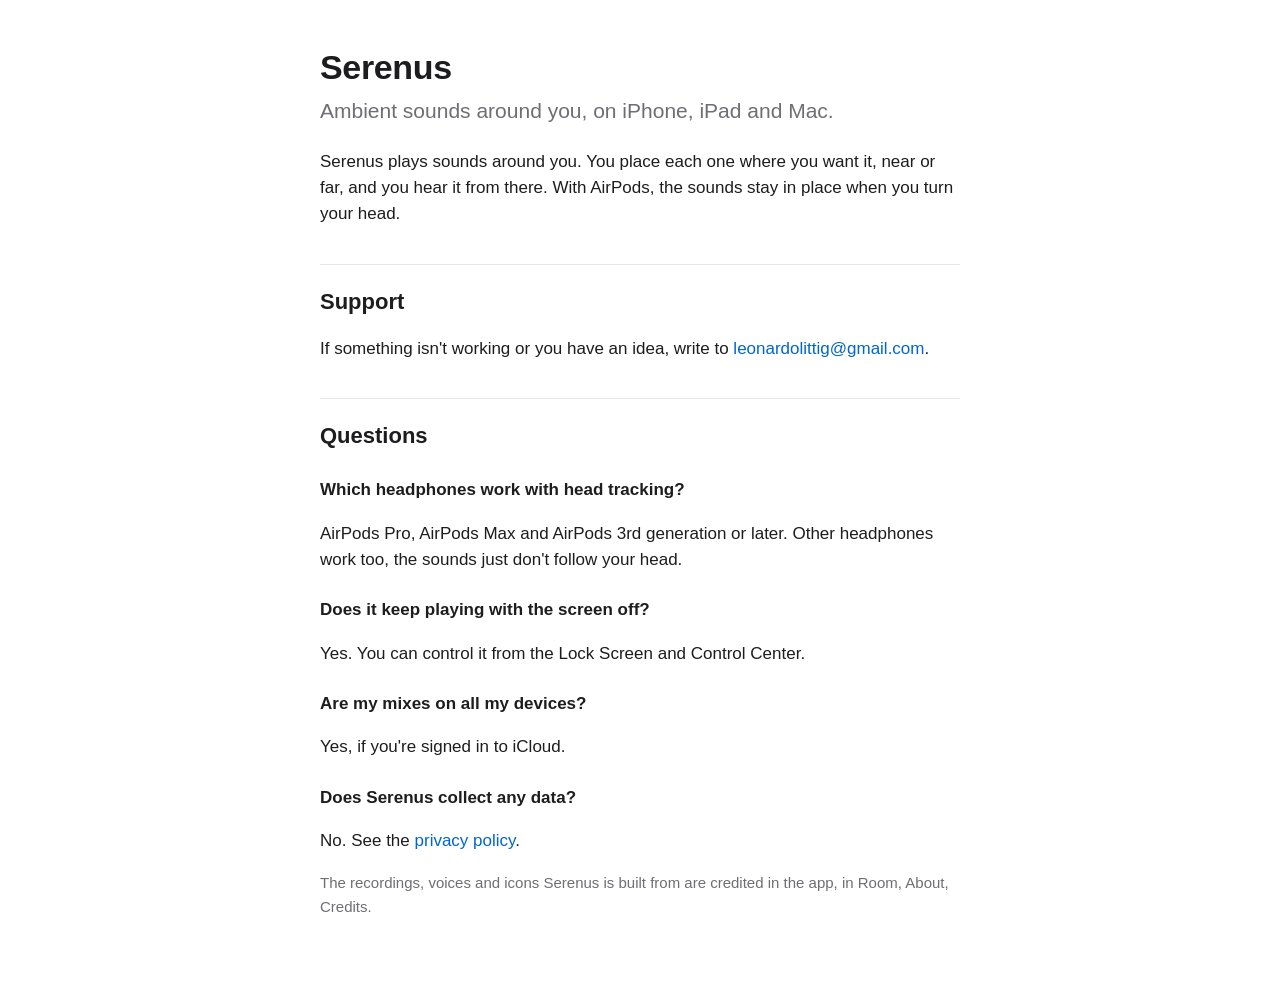
<file: index.html>
<!doctype html>
<html lang="en">
<head>
<meta charset="utf-8">
<meta name="viewport" content="width=device-width, initial-scale=1">
<title>Serenus Support</title>
<link rel="stylesheet" href="style.css">
</head>
<body>
<main>
<h1>Serenus</h1>
<p class="lead">Ambient sounds around you, on iPhone, iPad and Mac.</p>

<p>Serenus plays sounds around you. You place each one where you want it, near or far, and you hear it
from there. With AirPods, the sounds stay in place when you turn your head.</p>

<h2>Support</h2>
<p>If something isn't working or you have an idea, write to
<a href="mailto:leonardolittig@gmail.com">leonardolittig@gmail.com</a>.</p>

<h2>Questions</h2>

<h3>Which headphones work with head tracking?</h3>
<p>AirPods Pro, AirPods Max and AirPods 3rd generation or later. Other headphones work too, the sounds
just don't follow your head.</p>

<h3>Does it keep playing with the screen off?</h3>
<p>Yes. You can control it from the Lock Screen and Control Center.</p>

<h3>Are my mixes on all my devices?</h3>
<p>Yes, if you're signed in to iCloud.</p>

<h3>Does Serenus collect any data?</h3>
<p>No. See the <a href="privacy.html">privacy policy</a>.</p>

<p class="small">The recordings, voices and icons Serenus is built from are credited in the app, in
Room, About, Credits.</p>
</main>
</body>
</html>
</file>
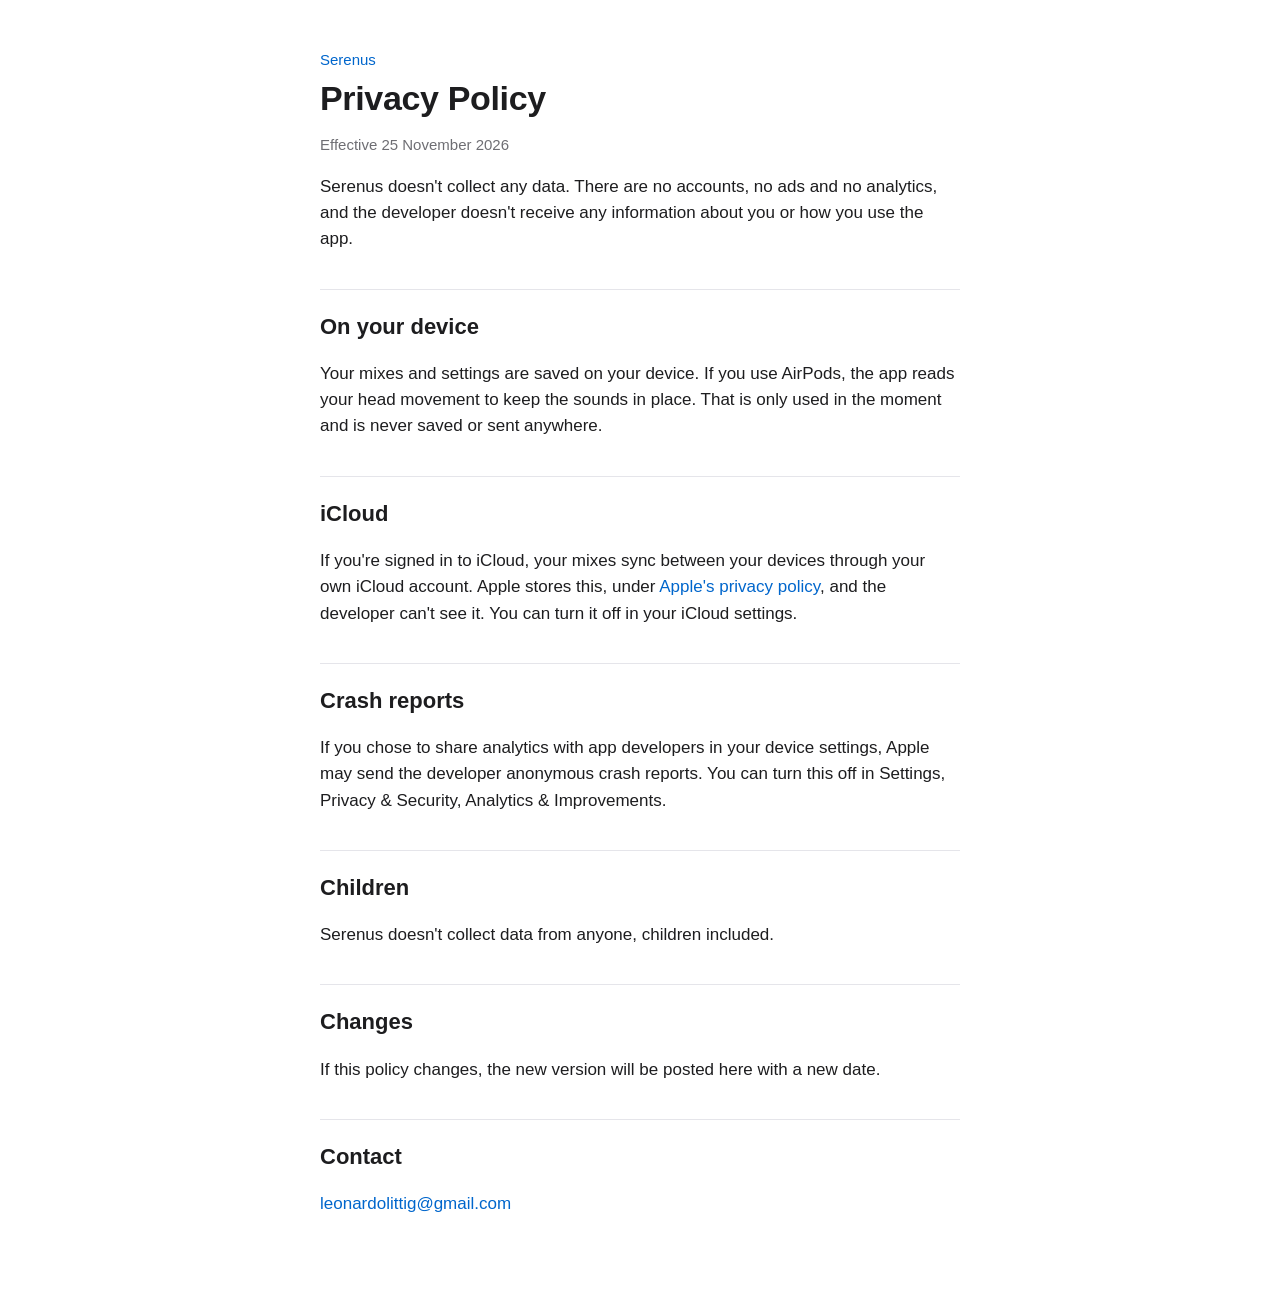
<file: privacy.html>
<!doctype html>
<html lang="en">
<head>
<meta charset="utf-8">
<meta name="viewport" content="width=device-width, initial-scale=1">
<title>Serenus Privacy Policy</title>
<link rel="stylesheet" href="style.css">
</head>
<body>
<main>
<p class="back"><a href="./">Serenus</a></p>
<h1>Privacy Policy</h1>
<p class="date">Effective 25 November 2026</p>

<p>Serenus doesn't collect any data. There are no accounts, no ads and no analytics, and the developer
doesn't receive any information about you or how you use the app.</p>

<h2>On your device</h2>
<p>Your mixes and settings are saved on your device. If you use AirPods, the app reads your head
movement to keep the sounds in place. That is only used in the moment and is never saved or sent
anywhere.</p>

<h2>iCloud</h2>
<p>If you're signed in to iCloud, your mixes sync between your devices through your own iCloud
account. Apple stores this, under <a href="https://www.apple.com/legal/privacy/">Apple's privacy
policy</a>, and the developer can't see it. You can turn it off in your iCloud settings.</p>

<h2>Crash reports</h2>
<p>If you chose to share analytics with app developers in your device settings, Apple may send the
developer anonymous crash reports. You can turn this off in Settings, Privacy &amp; Security, Analytics
&amp; Improvements.</p>

<h2>Children</h2>
<p>Serenus doesn't collect data from anyone, children included.</p>

<h2>Changes</h2>
<p>If this policy changes, the new version will be posted here with a new date.</p>

<h2>Contact</h2>
<p><a href="mailto:leonardolittig@gmail.com">leonardolittig@gmail.com</a></p>
</main>
</body>
</html>
</file>
<file: style.css>
:root {
  --bg: #ffffff;
  --text: #1d1d1f;
  --muted: #6e6e73;
  --link: #0066cc;
  --rule: #e5e5ea;
}
@media (prefers-color-scheme: dark) {
  :root {
    --bg: #111113;
    --text: #f5f5f7;
    --muted: #a1a1a6;
    --link: #4da3ff;
    --rule: #2c2c2e;
  }
}
* { box-sizing: border-box; }
body {
  margin: 0;
  background: var(--bg);
  color: var(--text);
  font: 17px/1.55 -apple-system, BlinkMacSystemFont, "Segoe UI", Roboto, Helvetica, Arial, sans-serif;
}
main { max-width: 680px; margin: 0 auto; padding: 48px 20px 64px; }
h1 { font-size: 34px; line-height: 1.15; margin: 0 0 8px; letter-spacing: -0.01em; }
h2 { font-size: 22px; margin: 36px 0 8px; padding-top: 20px; border-top: 1px solid var(--rule); }
h3 { font-size: 17px; margin: 24px 0 4px; }
p, li { color: var(--text); }
ul { padding-left: 22px; }
a { color: var(--link); text-decoration: none; }
a:hover { text-decoration: underline; }
.lead { font-size: 21px; color: var(--muted); margin-top: 0; }
.date, .small, .back { color: var(--muted); font-size: 15px; }
.back { margin: 0 0 8px; }
</file>
